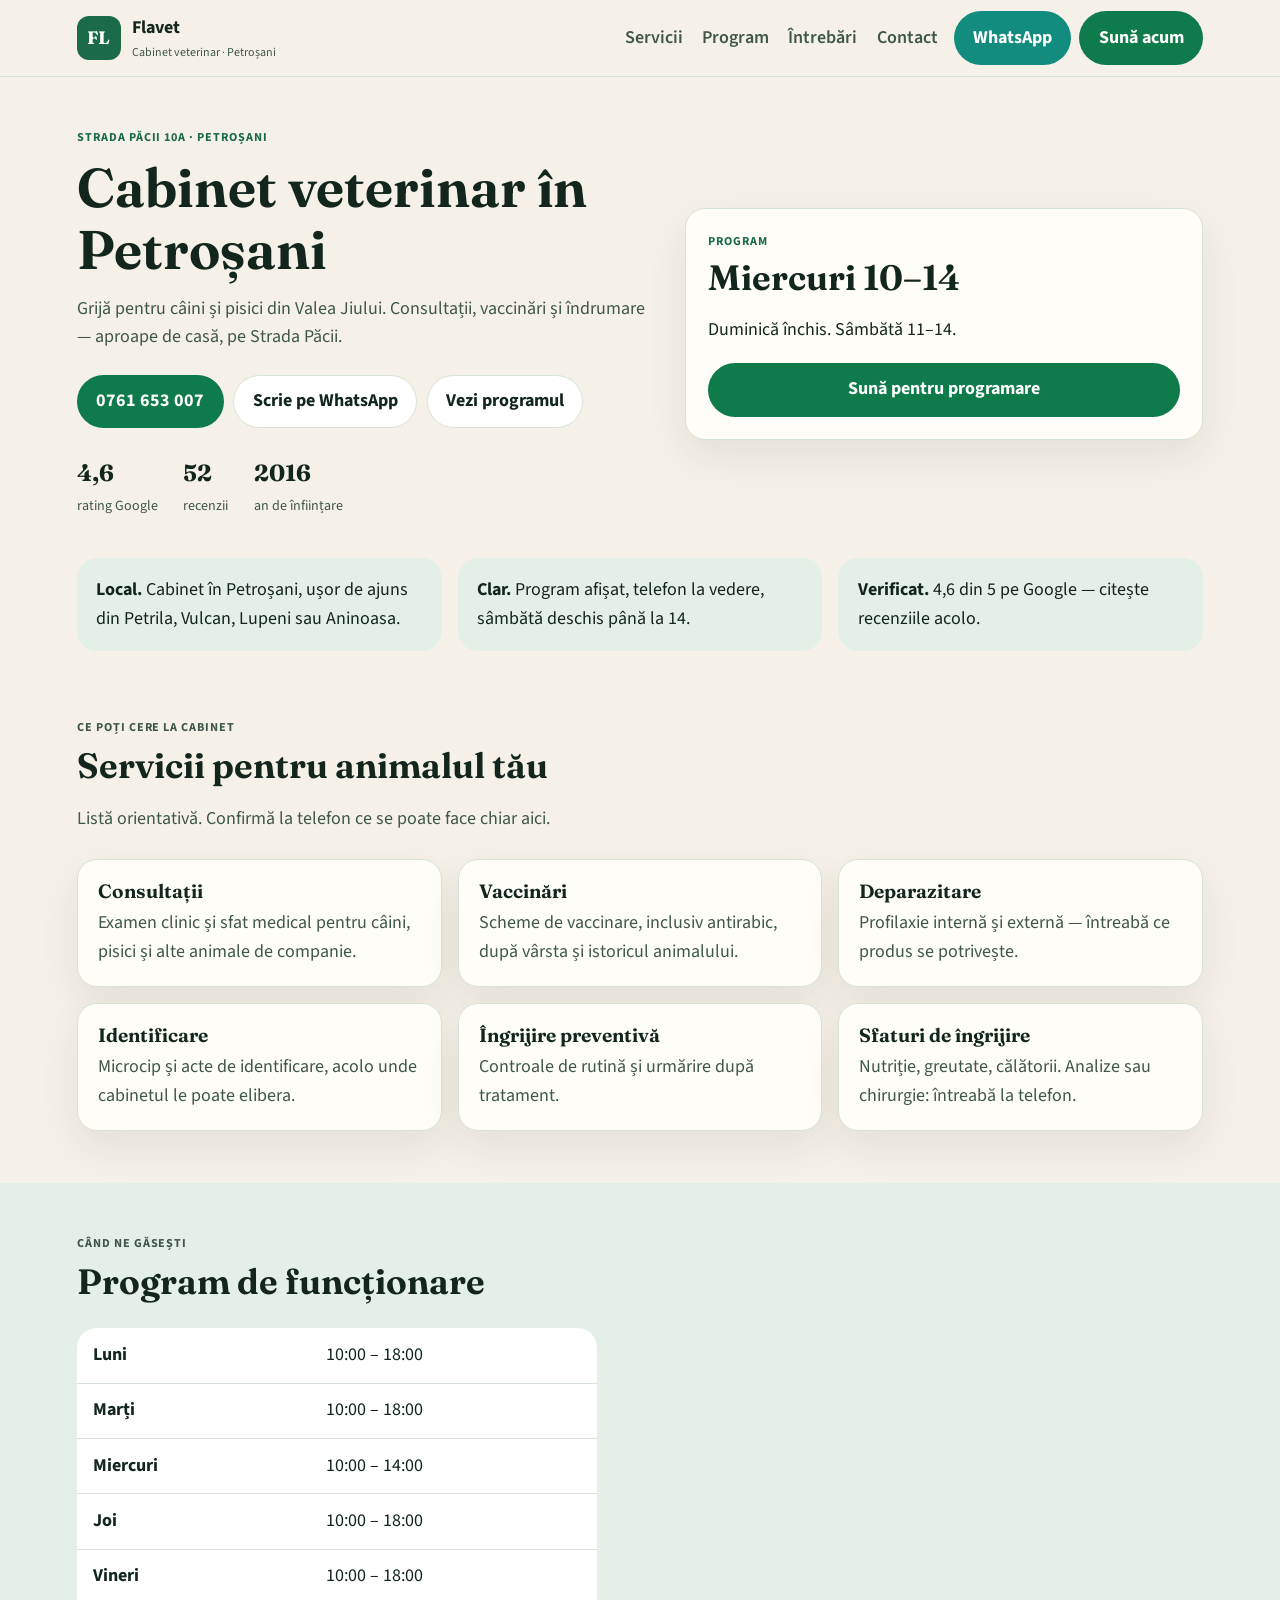
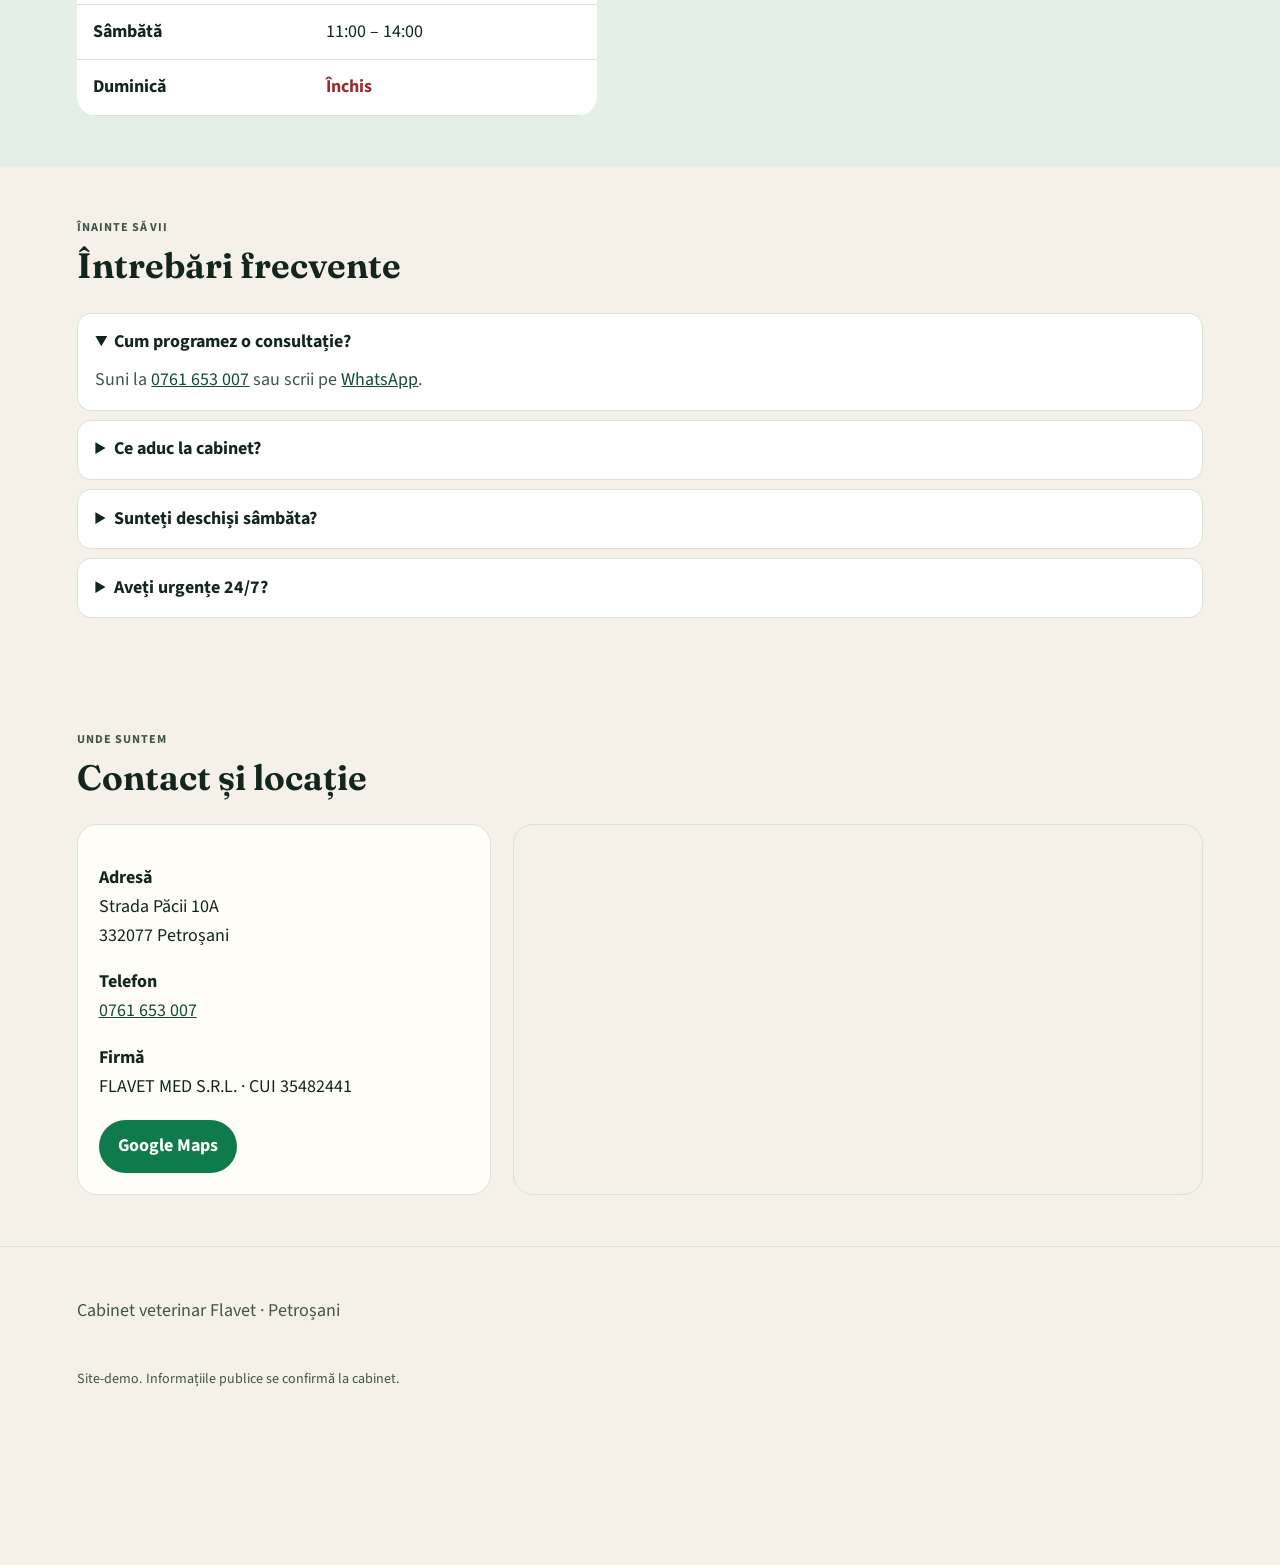
<file: flavet/index.html>
<!DOCTYPE html>
<html lang="ro">
<head>
  <meta charset="UTF-8" />
  <meta name="viewport" content="width=device-width, initial-scale=1" />
  <title>Cabinet veterinar Flavet | Petroșani, Valea Jiului</title>
  <meta name="description" content="Cabinet veterinar Flavet din Petroșani. Consultații, vaccinări și îngrijire pentru câini și pisici. Strada Păcii 10A. Telefon 0761 653 007." />
  <meta name="theme-color" content="#1B6B4A" />
  <link rel="preconnect" href="https://fonts.googleapis.com" />
  <link rel="preconnect" href="https://fonts.gstatic.com" crossorigin />
  <link href="https://fonts.googleapis.com/css2?family=Fraunces:opsz,wght@9..144,500;9..144,650;9..144,700&family=Source+Sans+3:wght@400;500;600;700&display=swap" rel="stylesheet" />
  <link rel="stylesheet" href="styles.css" />
</head>
<body>
  <a class="skip" href="#continut">Sari la conținut</a>
  <header class="nav">
    <a class="logo" href="#acasa">
      <span class="logo-mark">FL</span>
      <span>
        <strong>Flavet</strong>
        <small>Cabinet veterinar · Petroșani</small>
      </span>
    </a>
    <nav class="nav-links" aria-label="Navigare principală">
      <a href="#servicii">Servicii</a>
      <a href="#program">Program</a>
      <a href="#intrebari">Întrebări</a>
      <a href="#contact">Contact</a>
    </nav>
    <div class="nav-actions">
      <a class="btn btn-whatsapp" href="https://wa.me/40761653007" target="_blank" rel="noopener">WhatsApp</a>
      <a class="btn btn-call" href="tel:+40761653007">Sună acum</a>
    </div>
  </header>
  <main id="continut">
    <section class="hero" id="acasa">
      <div class="hero-copy">
        <p class="eyebrow">Strada Păcii 10A · Petroșani</p>
        <h1>Cabinet veterinar în Petroșani</h1>
        <p class="lead">Grijă pentru câini și pisici din Valea Jiului. Consultații, vaccinări și îndrumare — aproape de casă, pe Strada Păcii.</p>
        <div class="hero-actions">
          <a class="btn btn-primary" href="tel:+40761653007">0761 653 007</a>
          <a class="btn btn-ghost" href="https://wa.me/40761653007" target="_blank" rel="noopener">Scrie pe WhatsApp</a>
          <a class="btn btn-ghost" href="#program">Vezi programul</a>
        </div>
        <ul class="stats">
          <li><strong>4,6</strong><span>rating Google</span></li>
          <li><strong>52</strong><span>recenzii</span></li>
          <li><strong>2016</strong><span>an de înființare</span></li>
        </ul>
      </div>
      <aside class="hero-card">
        <p class="card-label">Program</p>
        <h2>Miercuri 10–14</h2>
        <p>Duminică închis. Sâmbătă 11–14.</p>
        <a class="btn btn-primary full" href="tel:+40761653007">Sună pentru programare</a>
      </aside>
    </section>
    <section class="trust">
      <p><strong>Local.</strong> Cabinet în Petroșani, ușor de ajuns din Petrila, Vulcan, Lupeni sau Aninoasa.</p>
      <p><strong>Clar.</strong> Program afișat, telefon la vedere, sâmbătă deschis până la 14.</p>
      <p><strong>Verificat.</strong> 4,6 din 5 pe Google — citește recenziile acolo.</p>
    </section>
    <section class="section" id="servicii">
      <header class="section-head">
        <p class="eyebrow">Ce poți cere la cabinet</p>
        <h2>Servicii pentru animalul tău</h2>
        <p>Listă orientativă. Confirmă la telefon ce se poate face chiar aici.</p>
      </header>
      <div class="grid-3">
        <article class="card"><h3>Consultații</h3><p>Examen clinic și sfat medical pentru câini, pisici și alte animale de companie.</p></article>
        <article class="card"><h3>Vaccinări</h3><p>Scheme de vaccinare, inclusiv antirabic, după vârsta și istoricul animalului.</p></article>
        <article class="card"><h3>Deparazitare</h3><p>Profilaxie internă și externă — întreabă ce produs se potrivește.</p></article>
        <article class="card"><h3>Identificare</h3><p>Microcip și acte de identificare, acolo unde cabinetul le poate elibera.</p></article>
        <article class="card"><h3>Îngrijire preventivă</h3><p>Controale de rutină și urmărire după tratament.</p></article>
        <article class="card"><h3>Sfaturi de îngrijire</h3><p>Nutriție, greutate, călătorii. Analize sau chirurgie: întreabă la telefon.</p></article>
      </div>
    </section>
    <section class="section muted" id="program">
      <header class="section-head">
        <p class="eyebrow">Când ne găsești</p>
        <h2>Program de funcționare</h2>
      </header>
      <table class="hours">
        <tbody>
          <tr><th>Luni</th><td>10:00 – 18:00</td></tr>
          <tr><th>Marți</th><td>10:00 – 18:00</td></tr>
          <tr><th>Miercuri</th><td>10:00 – 14:00</td></tr>
          <tr><th>Joi</th><td>10:00 – 18:00</td></tr>
          <tr><th>Vineri</th><td>10:00 – 18:00</td></tr>
          <tr><th>Sâmbătă</th><td>11:00 – 14:00</td></tr>
          <tr class="closed"><th>Duminică</th><td>Închis</td></tr>
        </tbody>
      </table>
    </section>
    <section class="section" id="intrebari">
      <header class="section-head">
        <p class="eyebrow">Înainte să vii</p>
        <h2>Întrebări frecvente</h2>
      </header>
      <div class="faq">
        <details open>
          <summary>Cum programez o consultație?</summary>
          <p>Suni la <a href="tel:+40761653007">0761 653 007</a> sau scrii pe <a href="https://wa.me/40761653007">WhatsApp</a>.</p>
        </details>
        <details>
          <summary>Ce aduc la cabinet?</summary>
          <p>Animalul, lesa sau lada de transport, și carnetul de vaccinări dacă îl ai.</p>
        </details>
        <details>
          <summary>Sunteți deschiși sâmbăta?</summary>
          <p>Da, 11:00–14:00. Miercuri se închide la 14:00. Duminică e închis.</p>
        </details>
        <details>
          <summary>Aveți urgențe 24/7?</summary>
          <p>Nu. Cabinetul lucrează după programul de mai sus.</p>
        </details>
      </div>
    </section>
    <section class="section contact" id="contact">
      <header class="section-head">
        <p class="eyebrow">Unde suntem</p>
        <h2>Contact și locație</h2>
      </header>
      <div class="contact-grid">
        <div class="contact-card">
          <p><strong>Adresă</strong><br />Strada Păcii 10A<br />332077 Petroșani</p>
          <p><strong>Telefon</strong><br /><a href="tel:+40761653007">0761 653 007</a></p>
          <p><strong>Firmă</strong><br />FLAVET MED S.R.L. · CUI 35482441</p>
          <a class="btn btn-primary" href="https://maps.google.com/?q=Strada+Pacii+10A+Petrosani" target="_blank" rel="noopener">Google Maps</a>
        </div>
        <div class="map-wrap">
          <iframe title="Harta Flavet Petroșani" src="https://maps.google.com/maps?q=Strada%20P%C4%83cii%2010A%20Petro%C8%99ani&t=&z=16&ie=UTF8&iwloc=&output=embed" loading="lazy"></iframe>
        </div>
      </div>
    </section>
  </main>
  <footer class="footer">
    <p>Cabinet veterinar Flavet · Petroșani</p>
    <p class="fine">Site-demo. Informațiile publice se confirmă la cabinet.</p>
  </footer>
  <div class="mobile-bar">
    <a href="https://wa.me/40761653007">WhatsApp</a>
    <a class="call" href="tel:+40761653007">Sună 0761 653 007</a>
  </div>
</body>
</html>
</file>
<file: flavet/styles.css>
:root {
  --bg: #f6f1e8;
  --card: #fffdf8;
  --sage: #e4efe8;
  --ink: #13261e;
  --muted: #3f564b;
  --line: #d7e3d6;
  --green: #1b6b4a;
  --green-dark: #134c35;
  --call: #0f7a4a;
  --gold: #c4a35a;
  --closed: #9b2c2c;
  --radius: 20px;
  --shadow: 0 16px 40px rgba(19, 38, 30, 0.08);
}

* { box-sizing: border-box; }
html { scroll-behavior: smooth; }
body {
  margin: 0;
  font-family: "Source Sans 3", system-ui, sans-serif;
  color: var(--ink);
  background: var(--bg);
  line-height: 1.6;
  font-size: 18px;
  padding-bottom: 4.5rem;
}

h1, h2, h3 {
  font-family: Fraunces, Georgia, serif;
  line-height: 1.15;
  font-weight: 650;
}
h1 { font-size: clamp(2.1rem, 5vw, 3.4rem); margin: 0 0 0.8rem; }
h2 { font-size: clamp(1.6rem, 3vw, 2.2rem); margin: 0 0 0.7rem; }
h3 { font-size: 1.2rem; margin: 0 0 0.4rem; }

a { color: var(--green-dark); }
img { max-width: 100%; display: block; height: auto; }

.skip {
  position: absolute;
  left: 1rem;
  top: -4rem;
  background: #fff;
  padding: 0.5rem 0.8rem;
  z-index: 40;
}
.skip:focus { top: 0.6rem; }

.nav {
  position: sticky;
  top: 0;
  z-index: 30;
  display: flex;
  align-items: center;
  gap: 1rem;
  padding: 0.7rem 6vw;
  background: rgba(246, 241, 232, 0.94);
  backdrop-filter: blur(12px);
  border-bottom: 1px solid var(--line);
}
.logo {
  display: flex;
  align-items: center;
  gap: 0.7rem;
  color: inherit;
  text-decoration: none;
}
.logo-mark {
  width: 44px;
  height: 44px;
  border-radius: 12px;
  background: var(--green);
  color: #fff;
  display: grid;
  place-items: center;
  font-family: Fraunces, Georgia, serif;
  font-weight: 700;
}
.logo small { display: block; color: var(--muted); font-size: 0.75rem; }
.nav-links { margin-left: auto; display: flex; gap: 1.2rem; }
.nav-links a {
  color: var(--muted);
  text-decoration: none;
  font-weight: 600;
}
.nav-actions { display: flex; gap: 0.5rem; }

.btn {
  display: inline-flex;
  align-items: center;
  justify-content: center;
  border-radius: 999px;
  padding: 0.72rem 1.15rem;
  font-weight: 700;
  text-decoration: none;
  border: 1px solid transparent;
  min-height: 48px;
}
.btn-primary, .btn-call { background: var(--call); color: #fff; }
.btn-primary:hover, .btn-call:hover { background: var(--green-dark); }
.btn-ghost {
  border-color: var(--line);
  background: #fff;
  color: var(--ink);
}
.btn-whatsapp { background: #128c7e; color: #fff; }
.btn-primary.full { width: 100%; }

.hero {
  display: grid;
  grid-template-columns: 1.05fr 0.95fr;
  gap: 2.2rem;
  padding: 3.2rem 6vw 2.4rem;
  align-items: center;
}
.hero-card {
  background: var(--card);
  border: 1px solid var(--line);
  border-radius: var(--radius);
  padding: 1.4rem;
  box-shadow: var(--shadow);
}
.card-label {
  text-transform: uppercase;
  letter-spacing: 0.08em;
  font-size: 0.76rem;
  font-weight: 700;
  color: var(--green);
  margin: 0 0 0.4rem;
}
.eyebrow {
  text-transform: uppercase;
  letter-spacing: 0.08em;
  font-size: 0.76rem;
  font-weight: 700;
  color: var(--green);
  margin: 0 0 0.55rem;
}
.lead { color: var(--muted); max-width: 38rem; margin: 0; }
.hero-actions { display: flex; gap: 0.6rem; flex-wrap: wrap; margin: 1.4rem 0 1.6rem; }
.stats {
  display: flex;
  gap: 1.6rem;
  padding: 0;
  list-style: none;
  margin: 0;
}
.stats strong { display: block; font-size: 1.45rem; font-family: Fraunces, serif; }
.stats span { color: var(--muted); font-size: 0.88rem; }

.trust {
  display: grid;
  grid-template-columns: repeat(3, 1fr);
  gap: 1rem;
  padding: 0 6vw 1rem;
}
.trust p {
  margin: 0;
  background: var(--sage);
  border-radius: var(--radius);
  padding: 1.1rem 1.2rem;
}

.section { padding: 3.2rem 6vw; }
.section.muted { background: var(--sage); }
.section-head { max-width: 40rem; margin-bottom: 1.6rem; }
.section-head p { color: var(--muted); }

.grid-3 {
  display: grid;
  grid-template-columns: repeat(3, 1fr);
  gap: 1rem;
}
.card {
  background: var(--card);
  border: 1px solid var(--line);
  border-radius: var(--radius);
  padding: 1.25rem;
  box-shadow: var(--shadow);
}
.card p { margin: 0; color: var(--muted); }

.hours {
  width: min(520px, 100%);
  border-collapse: collapse;
  background: #fff;
  border-radius: var(--radius);
  overflow: hidden;
}
.hours th, .hours td {
  text-align: left;
  padding: 0.8rem 1rem;
  border-bottom: 1px solid var(--line);
}
.hours tr.closed td { color: var(--closed); font-weight: 700; }

.faq details {
  background: #fff;
  border: 1px solid var(--line);
  border-radius: 14px;
  padding: 0.9rem 1.1rem;
  margin-bottom: 0.6rem;
}
.faq summary { cursor: pointer; font-weight: 700; }
.faq p { margin: 0.6rem 0 0; color: var(--muted); }

.contact-grid {
  display: grid;
  grid-template-columns: 0.75fr 1.25fr;
  gap: 1.4rem;
}
.contact-card {
  background: var(--card);
  border: 1px solid var(--line);
  border-radius: var(--radius);
  padding: 1.3rem;
}
.map-wrap {
  min-height: 280px;
  border-radius: var(--radius);
  overflow: hidden;
  border: 1px solid var(--line);
}
.map-wrap iframe { width: 100%; height: 340px; border: 0; }

.footer {
  padding: 2rem 6vw 5.5rem;
  border-top: 1px solid var(--line);
  color: var(--muted);
  display: grid;
  gap: 0.6rem;
}
.fine { font-size: 0.88rem; color: var(--muted); }

.mobile-bar {
  display: none;
  position: fixed;
  left: 0; right: 0; bottom: 0;
  background: #fff;
  border-top: 1px solid var(--line);
  padding: 0.55rem 0.8rem calc(0.55rem + env(safe-area-inset-bottom));
  gap: 0.5rem;
  z-index: 40;
}
.mobile-bar a {
  flex: 1;
  min-height: 48px;
  display: grid;
  place-items: center;
  border-radius: 999px;
  text-decoration: none;
  font-weight: 700;
  background: #128c7e;
  color: #fff;
}
.mobile-bar a.call { background: var(--call); }

:focus-visible {
  outline: 3px solid var(--gold);
  outline-offset: 3px;
}

@media (prefers-reduced-motion: reduce) {
  html { scroll-behavior: auto; }
}

@media (max-width: 900px) {
  .nav-links { display: none; }
  .hero, .contact-grid, .grid-3, .trust { grid-template-columns: 1fr; }
  .hero { padding-top: 1.6rem; }
  .nav-actions .btn-whatsapp { display: none; }
  .mobile-bar { display: flex; }
}
</file>
